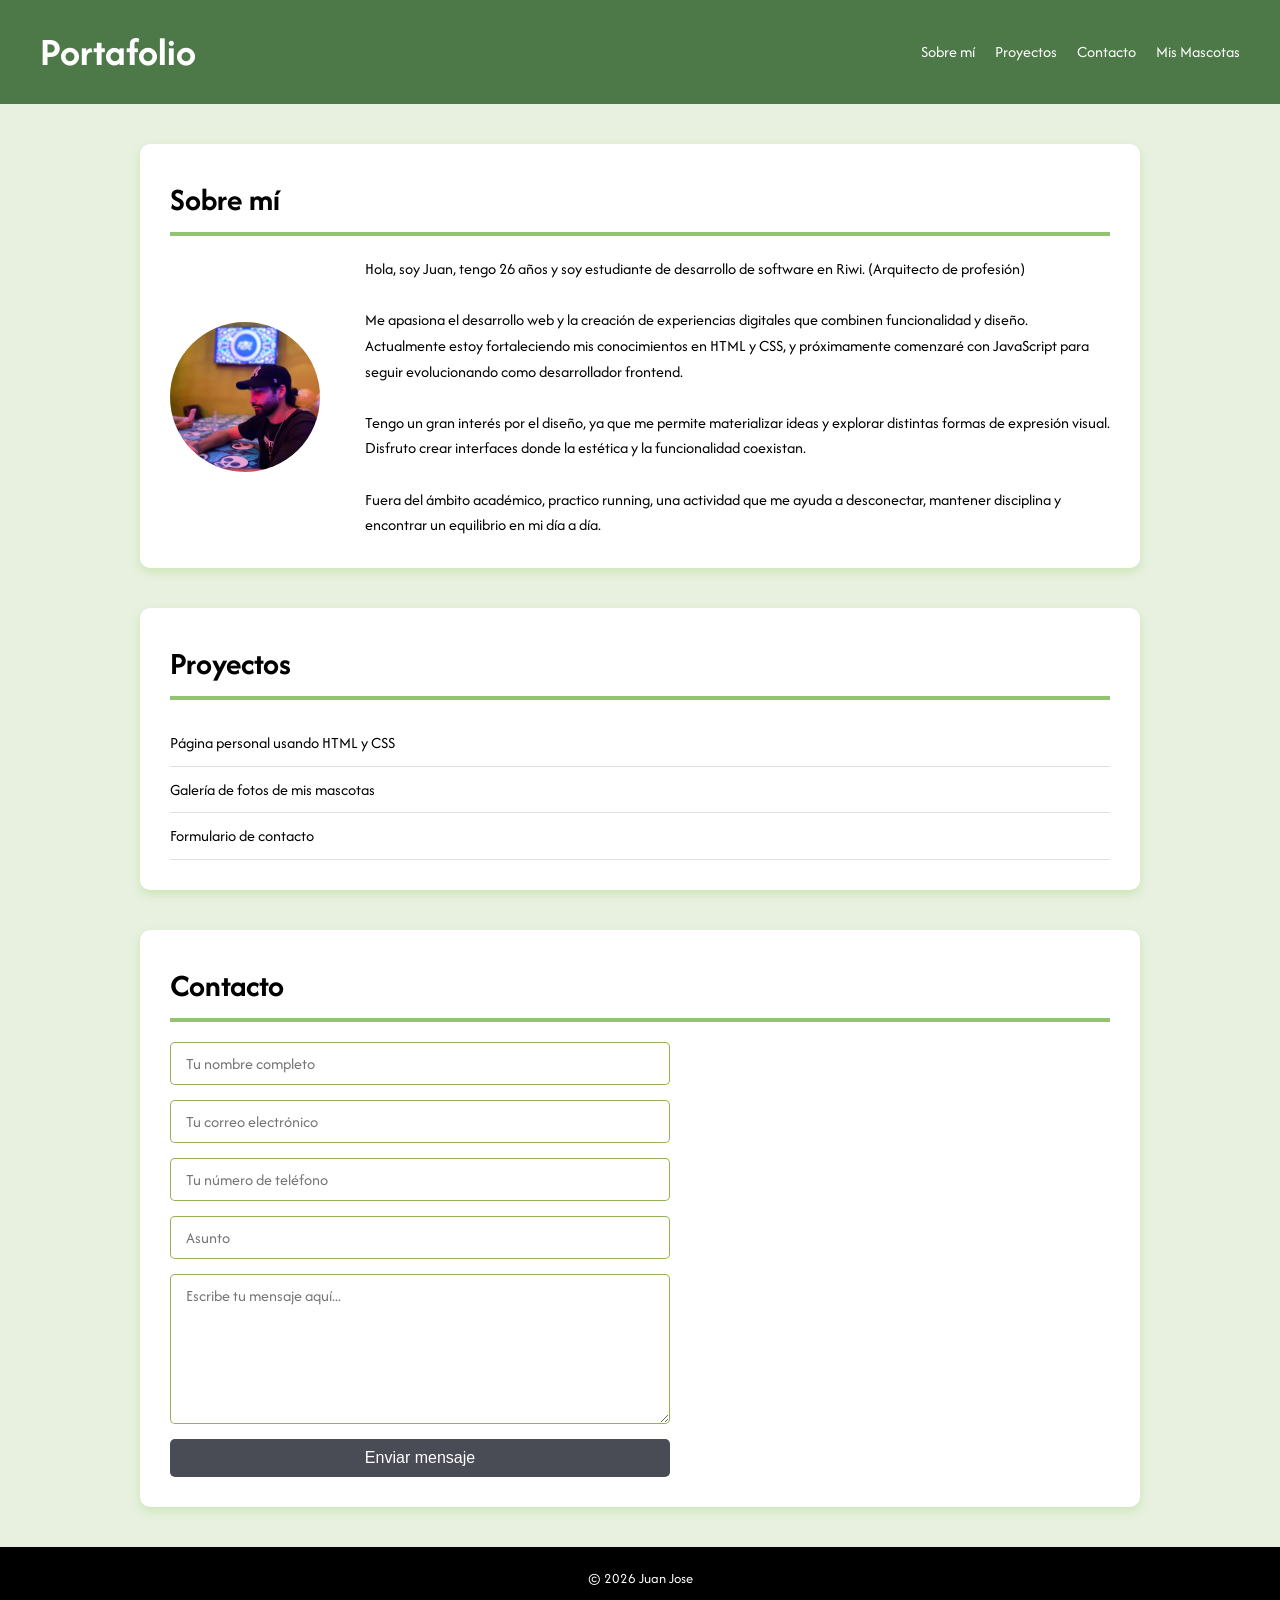
<file: index.html>
<!DOCTYPE html>
<html lang="es">
<head>
  <meta charset="UTF-8">
  <meta name="viewport" content="width=device-width, initial-scale=1.0">
  <title>Mi Portafolio | JJBLL99</title>
  <link href="https://fonts.googleapis.com/css2?family=Afacad&display=swap" rel="stylesheet">
  <link rel="stylesheet" href="styles.css">
</head>

<body>

  <!--ENCABEZADO: nombre y menú de navegación-->
  <header class="encabezado">
    <h1 class="nombre-pagina">Portafolio</h1>
    <nav class="menu">
      <a href="#sobre-mi">Sobre mí</a>
      <a href="#proyectos">Proyectos</a>
      <a href="#contacto">Contacto</a>
      <a href="mascotas.html">Mis Mascotas</a>
    </nav>
  </header>

  <!--SECCIÓN: Sobre mí-->
  <section id="sobre-mi" class="seccion">
    <h2 class="titulo-seccion">Sobre mí</h2>

    <div class="sobre-mi-contenido">
      <img src="imagenes/JJ.jpeg" alt="Mi foto" class="foto-perfil">

    <p>Hola, soy Juan, tengo 26 años y soy estudiante de desarrollo de software en Riwi. (Arquitecto de profesión)<br><br>
      Me apasiona el desarrollo web y la creación de experiencias digitales que combinen funcionalidad y diseño. Actualmente estoy fortaleciendo mis conocimientos en HTML y CSS, y próximamente comenzaré con JavaScript para seguir evolucionando como desarrollador frontend.<br><br>
      Tengo un gran interés por el diseño, ya que me permite materializar ideas y explorar distintas formas de expresión visual. Disfruto crear interfaces donde la estética y la funcionalidad coexistan.<br><br>
      Fuera del ámbito académico, practico running, una actividad que me ayuda a desconectar, mantener disciplina y encontrar un equilibrio en mi día a día.</p>
    </div>
  </section>

  <!--SECCIÓN: Proyectos-->
  <section id="proyectos" class="seccion">
    <h2 class="titulo-seccion">Proyectos</h2>
    <ul class="lista-proyectos">
      <li><a href="#sobre-mi">Página personal usando HTML y CSS</a></li>
      <li><a href="mascotas.html">Galería de fotos de mis mascotas</a></li>
      <li><a href="#contacto">Formulario de contacto</a></li>
    </ul>
  </section>

  <!--SECCIÓN: Contacto-->
  <section id="contacto" class="seccion">
  <h2 class="titulo-seccion">Contacto</h2>

  <form class="formulario">
    <input type="text" placeholder="Tu nombre completo" class="campo">
    <input type="email" placeholder="Tu correo electrónico" class="campo">
    <input type="tel" placeholder="Tu número de teléfono" class="campo">
    <input type="text" placeholder="Asunto" class="campo">

    <!--Área de texto para el mensaje-->
    <textarea placeholder="Escribe tu mensaje aquí..." class="campo area-mensaje"></textarea>

    <button type="submit" class="boton">Enviar mensaje</button>

  </form>
</section>

  <!-- PIE DE PÁGINA -->
  <footer class="pie">
    <p>© 2026 Juan Jose</p>
  </footer>

</body>
</html>
</file>
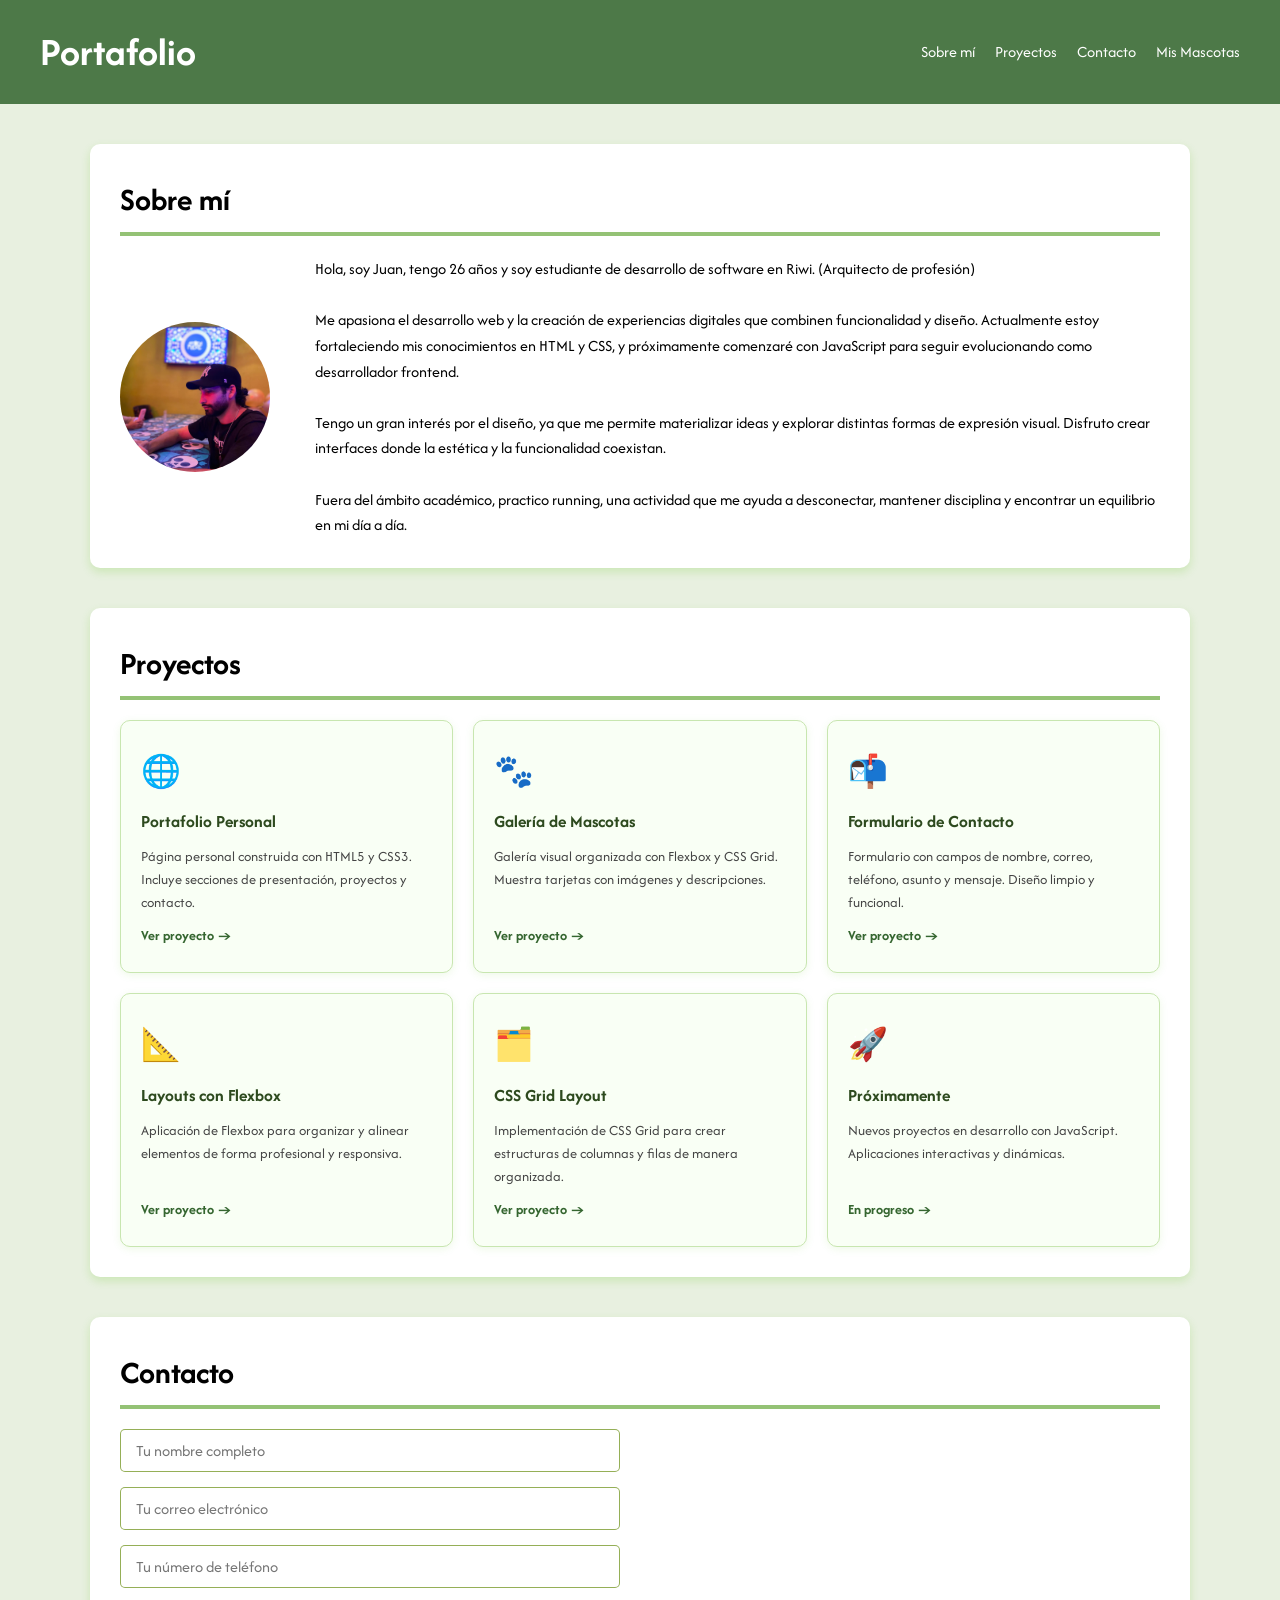
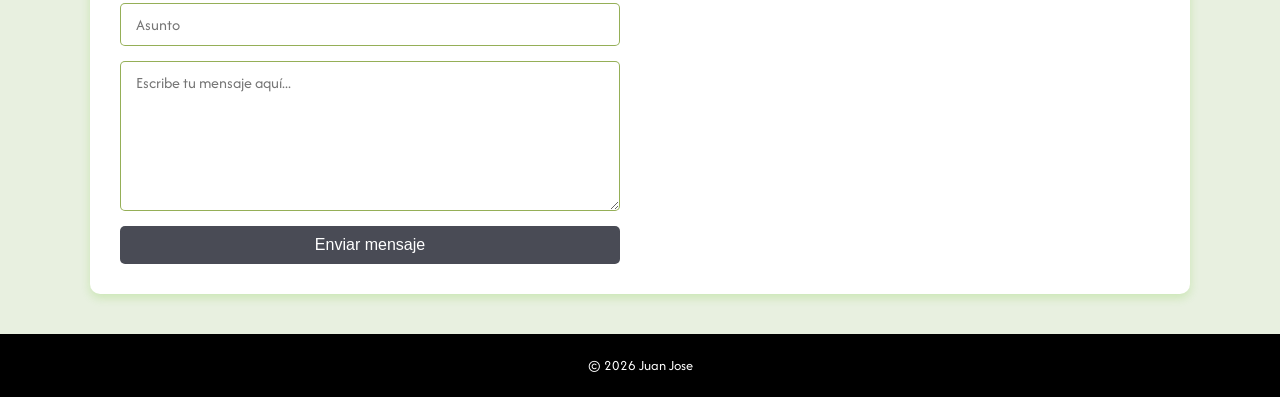
<file: index2.html>
<!DOCTYPE html>
<html lang="es">
<head>
  <meta charset="UTF-8">
  <meta name="viewport" content="width=device-width, initial-scale=1.0">
  <title>Mi Portafolio | JJBLL99</title>
  <link href="https://fonts.googleapis.com/css2?family=Afacad&display=swap" rel="stylesheet">
  <link rel="stylesheet" href="styles2.css">
</head>

<body>

  <!-- =============================================
    ENCABEZADO: nombre y menú de navegación
    Usa Flexbox para distribuir elementos
  ============================================= -->
  <header class="encabezado">
    <h1 class="nombre-pagina">Portafolio</h1>
    <nav class="menu">
      <a href="#sobre-mi">Sobre mí</a>
      <a href="#proyectos">Proyectos</a>
      <a href="#contacto">Contacto</a>
      <a href="mascotas2.html">Mis Mascotas</a>
    </nav>
  </header>

  <!-- =============================================
    SECCIÓN: Sobre mí
    Flexbox: imagen a la izquierda, texto a la derecha
  ============================================= -->
  <section id="sobre-mi" class="seccion">
    <h2 class="titulo-seccion">Sobre mí</h2>

    <div class="sobre-mi-contenido">
      <img src="imagenes/JJ.jpeg" alt="Mi foto" class="foto-perfil">

      <p>Hola, soy Juan, tengo 26 años y soy estudiante de desarrollo de software en Riwi. (Arquitecto de profesión)<br><br>
        Me apasiona el desarrollo web y la creación de experiencias digitales que combinen funcionalidad y diseño. Actualmente estoy fortaleciendo mis conocimientos en HTML y CSS, y próximamente comenzaré con JavaScript para seguir evolucionando como desarrollador frontend.<br><br>
        Tengo un gran interés por el diseño, ya que me permite materializar ideas y explorar distintas formas de expresión visual. Disfruto crear interfaces donde la estética y la funcionalidad coexistan.<br><br>
        Fuera del ámbito académico, practico running, una actividad que me ayuda a desconectar, mantener disciplina y encontrar un equilibrio en mi día a día.</p>
    </div>
  </section>

  <!-- =============================================
    SECCIÓN: Proyectos
    CSS Grid: tarjetas organizadas en columnas
  ============================================= -->
  <section id="proyectos" class="seccion">
    <h2 class="titulo-seccion">Proyectos</h2>

    <!-- Grid: organiza las tarjetas en columnas automáticamente -->
    <div class="grid-proyectos">

      <!-- TARJETA 1 -->
      <div class="tarjeta-proyecto">
        <div class="tarjeta-icono">🌐</div>
        <h3 class="tarjeta-titulo">Portafolio Personal</h3>
        <p class="tarjeta-descripcion">Página personal construida con HTML5 y CSS3. Incluye secciones de presentación, proyectos y contacto.</p>
        <a href="#sobre-mi" class="tarjeta-enlace">Ver proyecto →</a>
      </div>

      <!-- TARJETA 2 -->
      <div class="tarjeta-proyecto">
        <div class="tarjeta-icono">🐾</div>
        <h3 class="tarjeta-titulo">Galería de Mascotas</h3>
        <p class="tarjeta-descripcion">Galería visual organizada con Flexbox y CSS Grid. Muestra tarjetas con imágenes y descripciones.</p>
        <a href="mascotas2.html" class="tarjeta-enlace">Ver proyecto →</a>
      </div>

      <!-- TARJETA 3 -->
      <div class="tarjeta-proyecto">
        <div class="tarjeta-icono">📬</div>
        <h3 class="tarjeta-titulo">Formulario de Contacto</h3>
        <p class="tarjeta-descripcion">Formulario con campos de nombre, correo, teléfono, asunto y mensaje. Diseño limpio y funcional.</p>
        <a href="#contacto" class="tarjeta-enlace">Ver proyecto →</a>
      </div>

      <!-- TARJETA 4 -->
      <div class="tarjeta-proyecto">
        <div class="tarjeta-icono">📐</div>
        <h3 class="tarjeta-titulo">Layouts con Flexbox</h3>
        <p class="tarjeta-descripcion">Aplicación de Flexbox para organizar y alinear elementos de forma profesional y responsiva.</p>
        <a href="#" class="tarjeta-enlace">Ver proyecto →</a>
      </div>

      <!-- TARJETA 5 -->
      <div class="tarjeta-proyecto">
        <div class="tarjeta-icono">🗂️</div>
        <h3 class="tarjeta-titulo">CSS Grid Layout</h3>
        <p class="tarjeta-descripcion">Implementación de CSS Grid para crear estructuras de columnas y filas de manera organizada.</p>
        <a href="#" class="tarjeta-enlace">Ver proyecto →</a>
      </div>

      <!-- TARJETA 6 -->
      <div class="tarjeta-proyecto">
        <div class="tarjeta-icono">🚀</div>
        <h3 class="tarjeta-titulo">Próximamente</h3>
        <p class="tarjeta-descripcion">Nuevos proyectos en desarrollo con JavaScript. Aplicaciones interactivas y dinámicas.</p>
        <a href="#" class="tarjeta-enlace">En progreso →</a>
      </div>

    </div>
  </section>

  <!-- =============================================
    SECCIÓN: Contacto
  ============================================= -->
  <section id="contacto" class="seccion">
    <h2 class="titulo-seccion">Contacto</h2>

    <form class="formulario">
      <input type="text" placeholder="Tu nombre completo" class="campo">
      <input type="email" placeholder="Tu correo electrónico" class="campo">
      <input type="tel" placeholder="Tu número de teléfono" class="campo">
      <input type="text" placeholder="Asunto" class="campo">

      <!-- Área de texto para el mensaje -->
      <textarea placeholder="Escribe tu mensaje aquí..." class="campo area-mensaje"></textarea>

      <button type="submit" class="boton">Enviar mensaje</button>
    </form>
  </section>

  <!-- PIE DE PÁGINA -->
  <footer class="pie">
    <p>© 2026 Juan Jose</p>
  </footer>

</body>
</html>
</file>
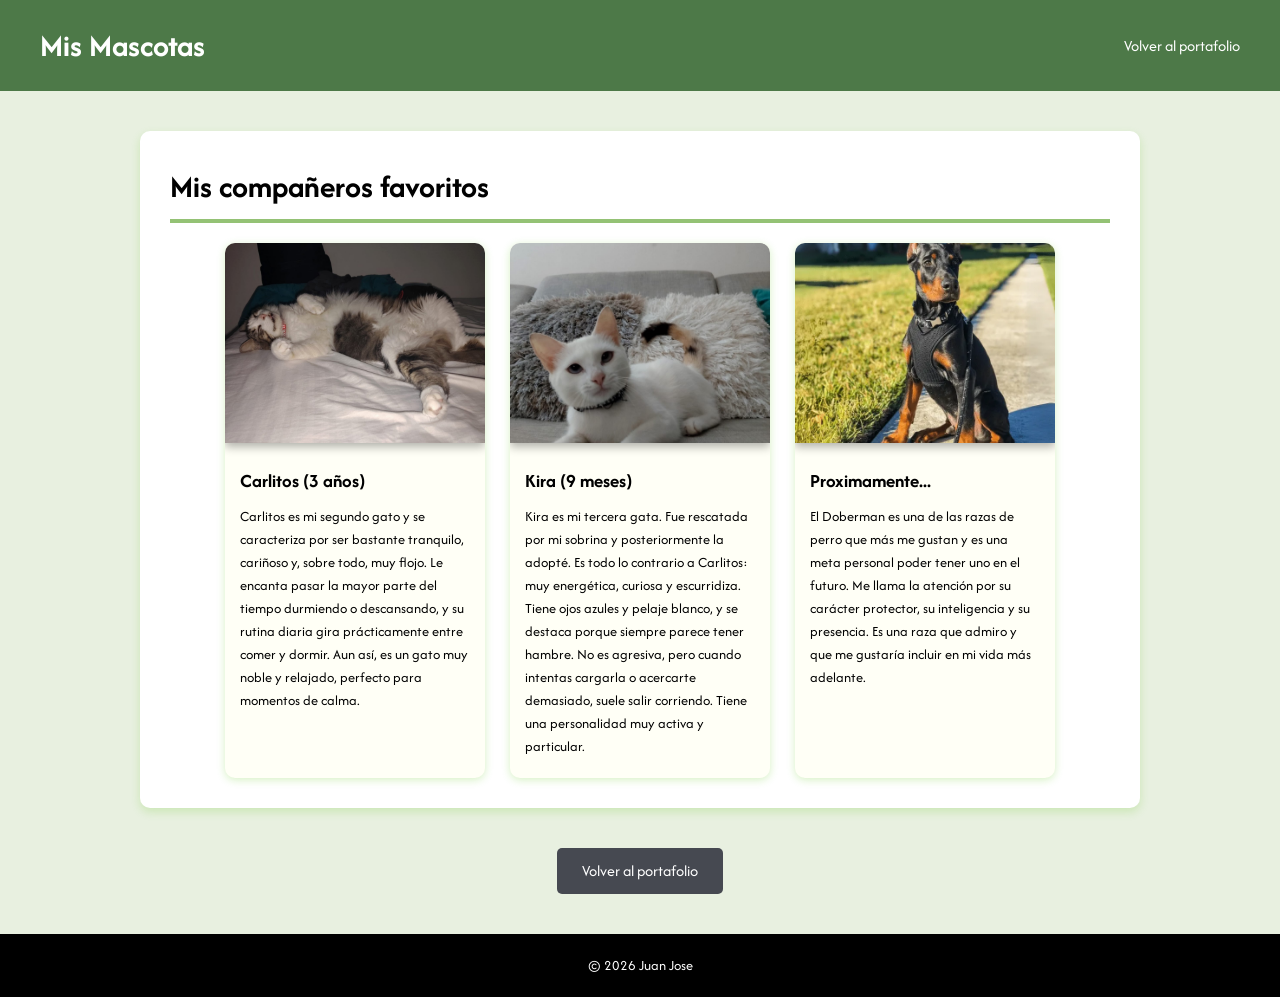
<file: mascotas.html>
<!DOCTYPE html>
<html lang="es">
<head>
  <meta charset="UTF-8">
  <meta name="viewport" content="width=device-width, initial-scale=1.0">
  <title>Mis Mascotas</title>
  <link href="https://fonts.googleapis.com/css2?family=Afacad&display=swap" rel="stylesheet">
  <link rel="stylesheet" href="styles.css">
</head>

<body>

  <!-- ENCABEZADO de la página de mascotas -->
  <header class="encabezado">
    <h1 class="mi-nombre">Mis Mascotas</h1>
    <nav class="menu">
      <a href="index.html"> Volver al portafolio</a>
    </nav>
  </header>

  <!-- GALERÍA de mascotas -->
  <section class="seccion">
    <h2 class="titulo-seccion">Mis compañeros favoritos</h2>

    <div class="galeria">

      <!--TARJETA CARLITOS-->
      <article class="tarjeta">
        <img src="imagenes/CARLITOS.jpeg" alt="Carlitos" class="imagen-mascota">
        <h3 class="nombre-mascota">Carlitos (3 años)</h3>
        <p>Carlitos es mi segundo gato y se caracteriza por ser bastante tranquilo, cariñoso y, sobre todo,
          muy flojo. Le encanta pasar la mayor parte del tiempo durmiendo o descansando, y su rutina diaria 
          gira prácticamente entre comer y dormir. Aun así, es un gato muy noble y relajado, perfecto para 
          momentos de calma.</p>
      </article>

      <!--TARJETA KIRA-->
      <article class="tarjeta">
        <img src="imagenes/KIRA.jpeg" alt="Kira" class="imagen-mascota">
        <h3 class="nombre-mascota">Kira (9 meses)</h3>
        <p>Kira es mi tercera gata. Fue rescatada por mi sobrina y posteriormente la adopté. Es todo lo 
          contrario a Carlitos: muy energética, curiosa y escurridiza. Tiene ojos azules y pelaje blanco, 
          y se destaca porque siempre parece tener hambre. No es agresiva, pero cuando intentas cargarla 
          o acercarte demasiado, suele salir corriendo. Tiene una personalidad muy activa y particular.</p>
      </article>

      <!--TARJETA DOBERMAN-->
      <article class="tarjeta">
        <img src="imagenes/DOBERMAN.webp" alt="Doberman" class="imagen-mascota">
        <h3 class="nombre-mascota">Proximamente...</h3>
        <p>El Doberman es una de las razas de perro que más me gustan y es una meta personal poder tener 
          uno en el futuro. Me llama la atención por su carácter protector, su inteligencia y su presencia. 
          Es una raza que admiro y que me gustaría incluir en mi vida más adelante.</p>
      </article>

    </div>
  </section>

  <!-- ENLACE de regreso -->
  <div class="contenedor-enlace">
    <a href="index.html" class="boton"> Volver al portafolio</a>
  </div>

  <!-- PIE DE PÁGINA -->
  <footer class="pie">
    <p>© 2026 Juan Jose</p>
  </footer>

</body>
</html>
</file>
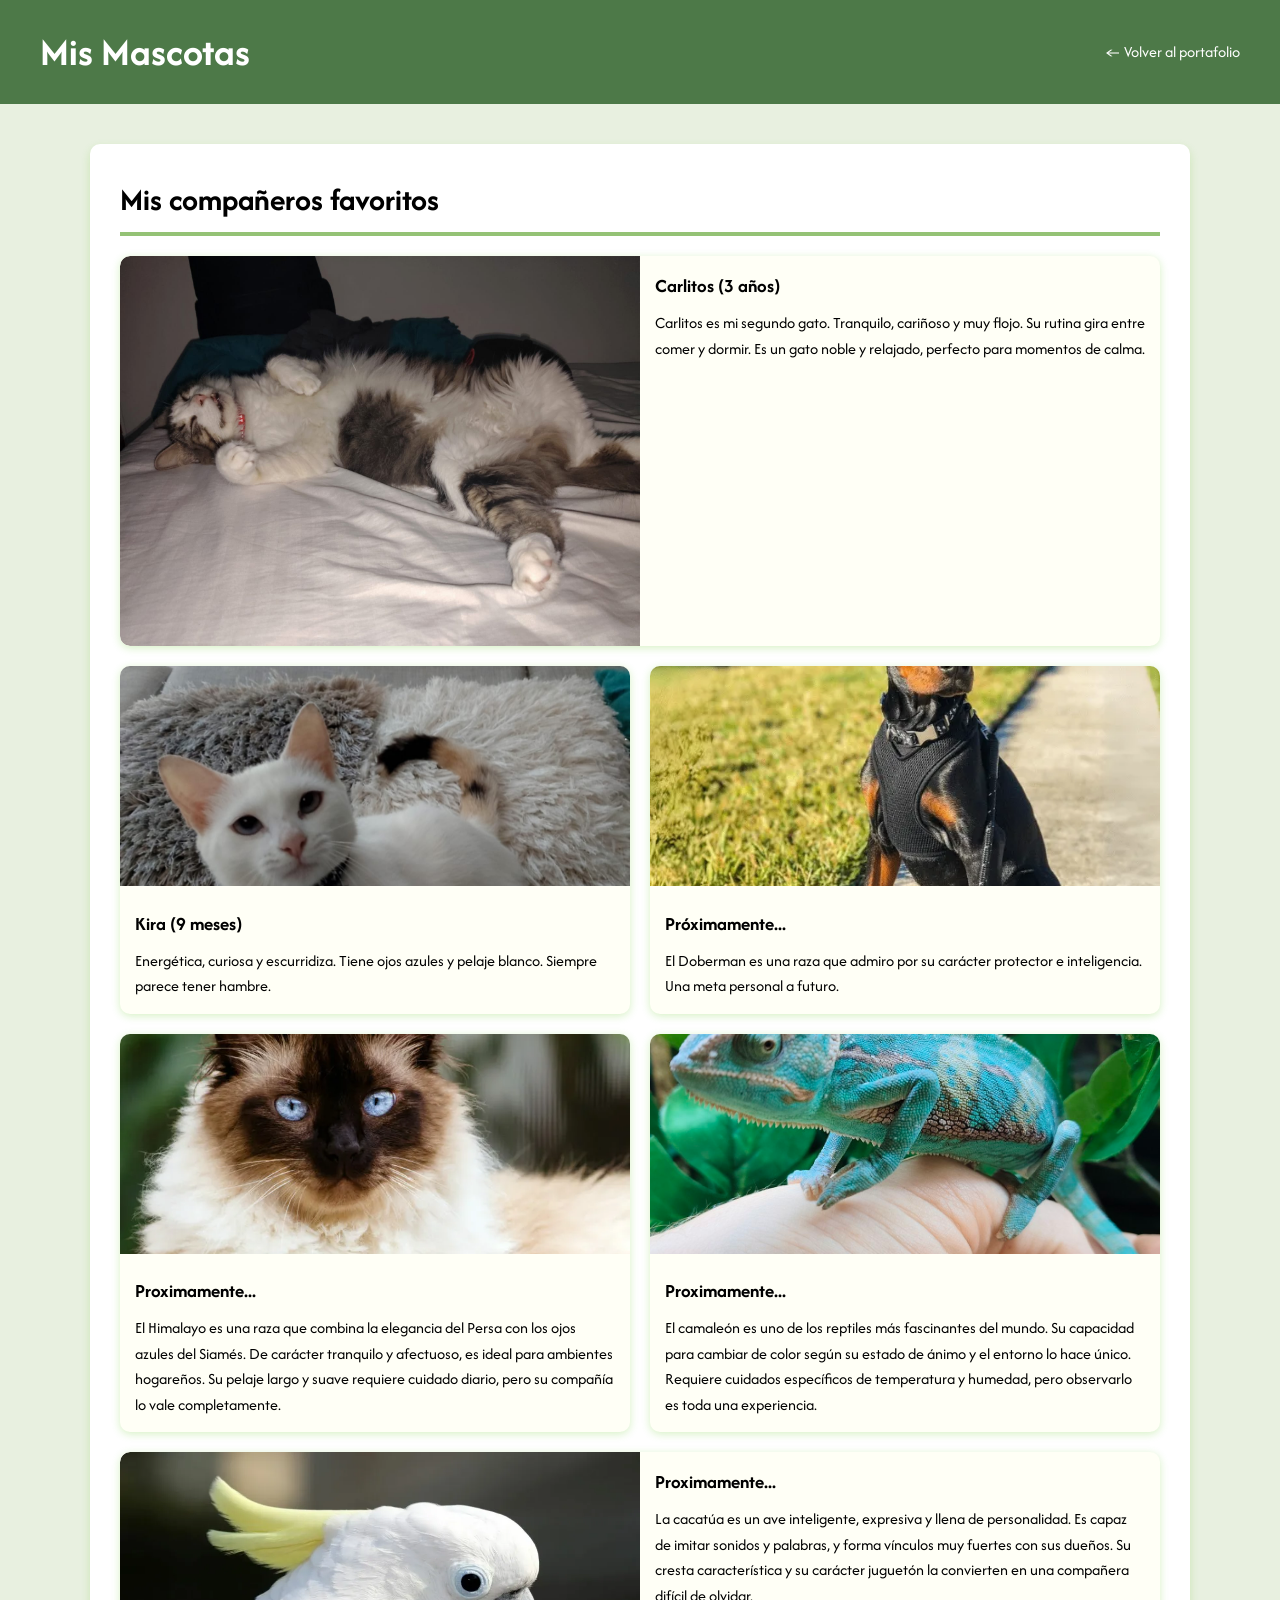
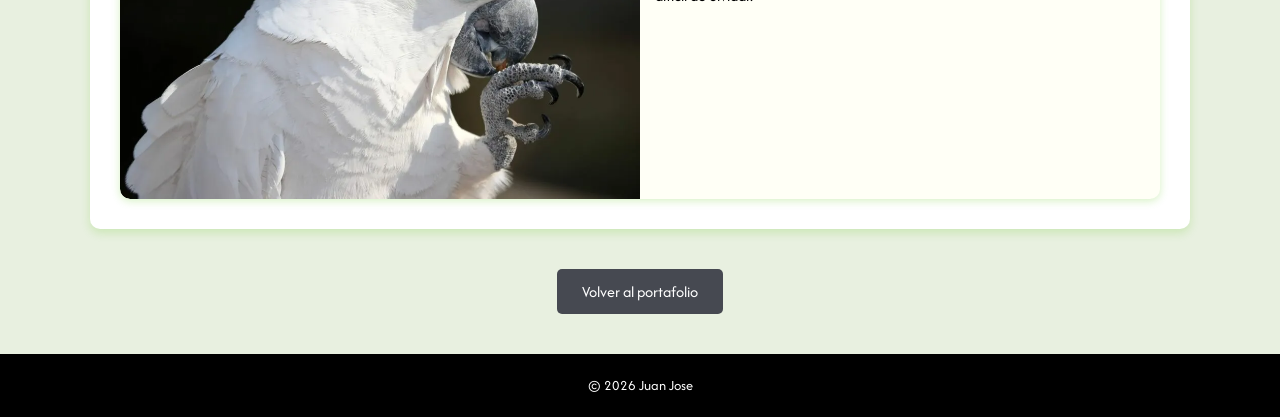
<file: mascotas2.html>
<!DOCTYPE html>
<html lang="es">
<head>
  <meta charset="UTF-8">
  <meta name="viewport" content="width=device-width, initial-scale=1.0">
  <title>Mis Mascotas</title>
  <link href="https://fonts.googleapis.com/css2?family=Afacad&display=swap" rel="stylesheet">
  <link rel="stylesheet" href="styles2.css">
</head>

<body>

  <!-- ENCABEZADO de la página de mascotas -->
  <header class="encabezado">
    <h1 class="nombre-pagina">Mis Mascotas</h1>
    <nav class="menu">
      <a href="index2.html">← Volver al portafolio</a>
    </nav>
  </header>

  <!-- =============================================
    GALERÍA: organizada con CSS Grid (mosaico)
  ============================================= -->
  <section class="seccion">
    <h2 class="titulo-seccion">Mis compañeros favoritos</h2>

    <!-- GRID MOSAICO: combina Grid y Flexbox -->
    <div class="galeria-grid">

      <!-- TARJETA 1 - Grande (ocupa 2 columnas) -->
      <article class="tarjeta-mascota tarjeta-grande">
        <img src="imagenes/CARLITOS.jpeg" alt="Carlitos" class="imagen-mascota">
        <div class="tarjeta-info">
          <h3 class="nombre-mascota">Carlitos (3 años)</h3>
          <p>Carlitos es mi segundo gato. Tranquilo, cariñoso y muy flojo. Su rutina gira entre comer y dormir. Es un gato noble y relajado, perfecto para momentos de calma.</p>
        </div>
      </article>

      <!-- TARJETA 2 -->
      <article class="tarjeta-mascota">
        <img src="imagenes/KIRA.jpeg" alt="Kira" class="imagen-mascota">
        <div class="tarjeta-info">
          <h3 class="nombre-mascota">Kira (9 meses)</h3>
          <p>Energética, curiosa y escurridiza. Tiene ojos azules y pelaje blanco. Siempre parece tener hambre.</p>
        </div>
      </article>

      <!-- TARJETA 3 -->
      <article class="tarjeta-mascota">
        <img src="imagenes/DOBERMAN.webp" alt="Doberman" class="imagen-mascota">
        <div class="tarjeta-info">
          <h3 class="nombre-mascota">Próximamente...</h3>
          <p>El Doberman es una raza que admiro por su carácter protector e inteligencia. Una meta personal a futuro.</p>
        </div>
      </article>

      <!-- TARJETA 4 -->
      <article class="tarjeta-mascota">
        <img src="imagenes/GATO-HIMALAYO.webp" alt="Gato Himalayo" class="imagen-mascota">
        <div class="tarjeta-info">
          <h3 class="nombre-mascota">Proximamente...</h3>
          <p>El Himalayo es una raza que combina la elegancia del Persa con los ojos azules del Siamés. 
De carácter tranquilo y afectuoso, es ideal para ambientes hogareños. Su pelaje largo y suave requiere 
cuidado diario, pero su compañía lo vale completamente.</p>
        </div>
      </article>

      <!-- TARJETA 5 -->
      <article class="tarjeta-mascota">
        <img src="imagenes/CAMALEON.jpg" alt="Camaleón" class="imagen-mascota">
        <div class="tarjeta-info">
          <h3 class="nombre-mascota">Proximamente...</h3>
          <p>El camaleón es uno de los reptiles más fascinantes del mundo. Su capacidad para cambiar 
          de color según su estado de ánimo y el entorno lo hace único. Requiere cuidados específicos de temperatura 
          y humedad, pero observarlo es toda una experiencia.</p>
        </div>
      </article>

      <!-- TARJETA 6 - Grande (ocupa 2 columnas) -->
      <article class="tarjeta-mascota tarjeta-grande">
        <img src="imagenes/CACATUA.webp" alt="Cacatúa" class="imagen-mascota">
        <div class="tarjeta-info">
          <h3 class="nombre-mascota">Proximamente...</h3>
          <p>La cacatúa es un ave inteligente, expresiva y llena de personalidad. Es capaz de imitar 
          sonidos y palabras, y forma vínculos muy fuertes con sus dueños. Su cresta característica y su carácter 
          juguetón la convierten en una compañera difícil de olvidar.</p>
        </div>
      </article>

    </div>
  </section>

  <!-- ENLACE de regreso -->
  <div class="contenedor-enlace">
    <a href="index2.html" class="boton">Volver al portafolio</a>
  </div>

  <!-- PIE DE PÁGINA -->
  <footer class="pie">
    <p>© 2026 Juan Jose</p>
  </footer>

</body>
</html>
</file>
<file: styles.css>
/* |||||||||||||||||||||||||||||||||||||||||||||||||||||||
   ESTILOS GENERALES
   Aplica a toda la página: fuente, colores base, márgenes
   ||||||||||||||||||||||||||||||||||||||||||||||||||||||| */

/* Reset básico: elimina márgenes y rellenos por defecto */
* {
  margin: 0;
  padding: 0;
  box-sizing: border-box;
}

body {
  font-family: 'Afacad', sans-serif;       /* Tipografía legible */
  background-color: #70a33f28;         /* Fondo crema suave */
  color: #000000;                    /* Color de texto oscuro */
  line-height: 1.6;                  /* Espaciado entre líneas */
}

/*|||||||||||||||||||||||||||||||||||||||||||
   ENCABEZADO (header)
   Contiene el nombre y el menú de navegación
   ||||||||||||||||||||||||||||||||||||||||||*/

.encabezado {
  background-color: #356630dc;         /* Fondo azul oscuro */
  color: rgb(255, 255, 255);
  padding: 20px 40px;
  display: flex;                     /* Flexbox: coloca elementos en fila */
  justify-content: space-between;   /* Nombre a la izquierda, menú a la derecha */
  align-items: center;               /* Centra verticalmente */
}

.nombre-pagina {
  font-size: 2.5rem;
  font-weight: bold;
}

/*|||||||||||||||||||||||||
   MENÚ DE NAVEGACIÓN (nav)
   ||||||||||||||||||||||||*/

.menu {
  display: flex;                     /* Coloca los enlaces en fila */
  gap: 20px;                         /* Espacio entre enlaces */
}

.menu a {
  color: #ffffff;                    /* Color amarillo dorado */
  text-decoration: none;             /* Quita el subrayado */
  font-size: 1rem;
}

/* Hover: cambia color al pasar el mouse */
.menu a:hover {
  color: rgb(255, 217, 0);
  text-decoration: underline;
}

/* |||||||||||||||||||||||||||||||||||||||||||||||||||||||
   SECCIONES (section)
   Cada bloque de contenido: sobre mí, proyectos, contacto
   ||||||||||||||||||||||||||||||||||||||||||||||||||||||| */

.sobre-mi-contenido {
  display: flex;        /* coloca la imagen y el texto en fila */
  align-items: center;  /* los centra verticalmente */
  gap: 45px;            /* espacio entre la imagen y el texto */
}

.foto-perfil {
  width: 150px;         /* ancho de la imagen */
  height: 150px;        /* alto de la imagen */
  object-fit: cover;    /* recorta sin deformar */
  border-radius: 50%;   /* la hace circular */
  flex-shrink: 0;       /* evita que la imagen se achique */
}

/* ANIMACIÓN: define el movimiento */
@keyframes flotar {
  0%   { transform: translateY(-70px); } /* posición original */
  50%  { transform: translateY(70px); } /* baja 10px */
  100% { transform: translateY(-70px); }  /* vuelve a la original */
}
/* ANIMACIÓN: aplica la animación a la foto| flotar: nombre de la animación definida en @keyframes
  3s: dura 3 segundos por ciclo completo | ease-in-out: el movimiento arranca suave, acelera y frena suave
  infinite: se repite para siempre */
.foto-perfil {
  animation: flotar 8s ease-in-out infinite;
}

.seccion {
  max-width: 1000px;                  /* Ancho máximo del contenido */
  margin: 40px auto;                 /* Centrado horizontal con margen arriba/abajo */
  padding: 30px;
  background-color: rgb(255, 255, 255);
  border-radius: 10px;                /* Bordes redondeados */
  box-shadow: 0 4px 10px #58c51033; /* Sombra suave */
}

.titulo-seccion {
  font-size: 2rem;
  color: #000000;
  margin-bottom: 20px;
  border-bottom: 4px solid #509b1e9c; /* Línea decorativa */
  padding-bottom: 7px;
}

/* |||||||||||||||||||||||
   LISTA DE PROYECTOS (ul)
   ||||||||||||||||||||||| */

.lista-proyectos {
  list-style: none;                  /* Quita los puntos de la lista */
  padding: 0;
}

.lista-proyectos li {
  padding: 10px 0;
  border-bottom: 1px solid #e0e0e0; /* Línea separadora entre proyectos */
}

.lista-proyectos a {
  color: #000000;
  text-decoration: none;
  font-size: 1rem;
}

.lista-proyectos a:hover {
  color:  rgb(255, 217, 0);        /* Color amarillo al hacer hover */
  text-decoration: underline;            
}

/*|||||||||||||||||||||||
   FORMULARIO DE CONTACTO
   |||||||||||||||||||||| */

.formulario {
  display: flex;                     /* Flexbox: organiza los campos */
  flex-direction: column;            /* En columna (uno debajo del otro) */
  gap: 15px;                         /* Espacio entre campos */
  max-width: 500px;
}

.campo {
  padding: 10px 15px;
  border: 1px solid #85a33ddc;
  border-radius: 5px;
  font-size: 1rem;
  font-family: inherit;              /* Usa la misma fuente del body */
}

.campo:focus {
  outline: none;
  border-color: #000000;            /* Borde oscuro al hacer clic */
}

.area-mensaje {
  height: 150px;        /* altura del cuadro de texto */
  resize: vertical;     /* permite que el usuario lo agrande arrastrando */
}

/* |||||||||||||||||||||||||||||||||||||||||||||||||||||||
   BOTÓN: Usado en el formulario y como enlace en mascotas
   ||||||||||||||||||||||||||||||||||||||||||||||||||||||| */

.boton {
  display: inline-block;
  background-color: #2d2f3bdc;
  color: rgb(255, 255, 255);
  padding: 10px 25px;
  border: none;
  border-radius: 5px;
  font-size: 1rem;
  cursor: pointer;
  text-decoration: none;            /* Para cuando se usa como enlace <a> */
}

.boton:hover {
  background-color: #356630dc;        /* Verde al hacer hover */
}

/* |||||||||||||||||||||||||||||||||||||||||||
   GALERÍA DE MASCOTAS (mascotas.html)
   Muestra las tarjetas en fila usando Flexbox
  |||||||||||||||||||||||||||||||||||||||||||| */

.galeria {
  display: flex;                     /* Coloca las tarjetas en fila */
  flex-wrap: wrap;                   /* Si no caben, bajan a la siguiente fila */
  gap: 25px;                         /* Espacio entre tarjetas */
  justify-content: center;          /* Centra las tarjetas */
}

/* ||||||||||||||||||||||||||||
   TARJETA DE MASCOTA (article)
   |||||||||||||||||||||||||||| */

.tarjeta {
  background-color: rgb(255, 255, 246);
  border-radius: 10px;
  box-shadow: 0 2px 8px #58c5103f;
  width: 260px;                      /* Ancho fijo de cada tarjeta */
  overflow: hidden;                  /* La imagen no se sale de la tarjeta */
  padding-bottom: 20px;
}

.imagen-mascota {
  width: 100%;                       /* La imagen ocupa todo el ancho de la tarjeta */
  height: 200px;
  object-fit: cover;                 /* Recorta la imagen sin deformarla */
  border-radius: 8px 8px 0 0;        /* Bordes redondeados solo arriba */
  box-shadow: 0 4px 10px #0000004f; /* Sombra en la imagen */
}

/* Hover: sombra más grande al pasar el mouse por la imagen */
.imagen-mascota:hover {
  box-shadow: 0 8px 20px #3e970a46;
}

.nombre-mascota {
  font-size: 1.2rem;
  color: #000000;
  margin: 15px 15px 8px;
}

.tarjeta p {
  font-size: 0.9rem;
  color: #000000;
  padding: 0 15px;
}

/*|||||||||||||||||||||||||||||||||
   CONTENEDOR DEL ENLACE DE REGRESO
   |||||||||||||||||||||||||||||||| */

.contenedor-enlace {
  text-align: center;
  margin: 20px 0 40px;
}

/* ||||||||||||||||||||||
   PIE DE PÁGINA (footer)
   |||||||||||||||||||||| */

.pie {
  background-color: #000000;
  color: #ffffff;
  text-align: center;
  padding: 20px;
  font-size: 0.9rem;
}
</file>
<file: styles2.css>
/* |||||||||||||||||||||||||||||||||||||||||||||||||||||||
   ESTILOS GENERALES
   Aplica a toda la página: fuente, colores base, márgenes
   ||||||||||||||||||||||||||||||||||||||||||||||||||||||| */

/* Reset básico: elimina márgenes y rellenos por defecto */
* {
  margin: 0;
  padding: 0;
  box-sizing: border-box;
}

body {
  font-family: 'Afacad', sans-serif;
  background-color: #70a33f28;
  color: #000000;
  line-height: 1.6;
}

/* |||||||||||||||||||||||||||||||||||||||||||||||||||||||
   ENCABEZADO (header)
   FLEXBOX: distribuye nombre y menú en la misma fila
   justify-content: space-between → uno a cada extremo
   align-items: center → centra verticalmente
   ||||||||||||||||||||||||||||||||||||||||||||||||||||||| */

.encabezado {
  background-color: #356630dc;
  color: rgb(255, 255, 255);
  padding: 20px 40px;

  display: flex;                   /* Activa Flexbox */
  justify-content: space-between;  /* Distribuye los elementos horizontalmente:
                                     Nombre izquierda, menú derecha */
  align-items: center;             /* Centra verticalmente */
}

.nombre-pagina {
  font-size: 2.5rem;
  font-weight: bold;
}

/* |||||||||||||||||||||||||
   MENÚ DE NAVEGACIÓN (nav)
   FLEXBOX: enlaces en fila con espacio entre ellos
   ||||||||||||||||||||||||| */

.menu {
  display: flex;   /* Coloca los enlaces en fila */
  gap: 20px;       /* Espacio uniforme entre enlaces */
}

.menu a {
  color: #ffffff;
  text-decoration: none;
  font-size: 1rem;
}

.menu a:hover {
  color: rgb(255, 217, 0);
  text-decoration: underline;
}

/* |||||||||||||||||||||||||||||||||||||||||||||||||||||||
   SECCIONES (section)
   Cada bloque de contenido: sobre mí, proyectos, contacto
   ||||||||||||||||||||||||||||||||||||||||||||||||||||||| */

.seccion {
  max-width: 1100px;
  margin: 40px auto;
  padding: 30px;
  background-color: rgb(255, 255, 255);
  border-radius: 10px;
  box-shadow: 0 4px 10px #58c51033;
}

.titulo-seccion {
  font-size: 2rem;
  color: #000000;
  margin-bottom: 20px;
  border-bottom: 4px solid #509b1e9c;
  padding-bottom: 7px;
}

/* |||||||||||||||||||||||||||||||||||||||||||||||||||||||
   SECCIÓN SOBRE MÍ
   FLEXBOX: imagen a la izquierda, texto a la derecha
   ||||||||||||||||||||||||||||||||||||||||||||||||||||||| */

.sobre-mi-contenido {
  display: flex;        /* Coloca imagen y texto en fila */
  align-items: center;  /* Centra verticalmente */
  gap: 45px;            /* Espacio entre imagen y texto */
}

.foto-perfil {
  width: 150px;
  height: 150px;
  object-fit: cover;
  border-radius: 50%;   /* Imagen circular */
  flex-shrink: 0;       /* Evita que la imagen se achique */
}

/* ANIMACIÓN: la foto flota suavemente */
@keyframes flotar {
  0%   { transform: translateY(-65px); }
  50%  { transform: translateY(65px); }
  100% { transform: translateY(-65px); }
}

/* animation: flotar → nombre | 8s → duración | ease-in-out → suave | infinite → sin fin */
.foto-perfil {
  animation: flotar 8s ease-in-out infinite;
}

/* |||||||||||||||||||||||||||||||||||||||||||||||||||||||
   SECCIÓN PROYECTOS
   CSS GRID: organiza las tarjetas en columnas automáticas
   grid-template-columns: repeat(3, 1fr) → 3 columnas iguales
   gap → espacio entre tarjetas
   ||||||||||||||||||||||||||||||||||||||||||||||||||||||| */

.grid-proyectos {
  display: grid;                          /* Activa CSS Grid */
  grid-template-columns: repeat(3, 1fr);  /* 3 columnas de igual tamaño */
  gap: 20px;                              /* Espacio entre tarjetas */
}

/* TARJETA de proyecto */
.tarjeta-proyecto {
  background-color: #f9fff5;
  border: 1px solid #c8e6b0;
  border-radius: 10px;
  padding: 25px 20px;
  box-shadow: 0 2px 8px #58c5101a;

  /* FLEXBOX dentro de la tarjeta: apila elementos en columna */
  display: flex;
  flex-direction: column;  /* Icono, título, descripción, enlace en columna */
  gap: 10px;
}

.tarjeta-proyecto:hover {
  box-shadow: 0 6px 20px #58c51033;
  transform: translateY(-3px);  /* Sube ligeramente al hacer hover */
}

.tarjeta-icono {
  font-size: 2rem;
}

.tarjeta-titulo {
  font-size: 1.1rem;
  color: #2d4a1e;
  font-weight: bold;
}

.tarjeta-descripcion {
  font-size: 0.9rem;
  color: #444;
  flex-grow: 1; /* Hace que la descripción ocupe el espacio disponible */
}

.tarjeta-enlace {
  color: #356630;
  text-decoration: none;
  font-size: 0.9rem;
  font-weight: bold;
}

.tarjeta-enlace:hover {
  color: #f0c040;
}

/* |||||||||||||||||||||||||
   FORMULARIO DE CONTACTO
   FLEXBOX: campos en columna
   ||||||||||||||||||||||||| */

.formulario {
  display: flex;          /* Activa Flexbox */
  flex-direction: column; /* Campos uno debajo del otro */
  gap: 15px;
  max-width: 500px;
}

.campo {
  padding: 10px 15px;
  border: 1px solid #85a33ddc;
  border-radius: 5px;
  font-size: 1rem;
  font-family: inherit;
}

.campo:focus {
  outline: none;
  border-color: #000000;
}

.area-mensaje {
  height: 150px;
  resize: vertical; /* El usuario puede agrandar el área arrastrando */
}

/* |||||||||||||||||||||||||||||||||||||||||||||||||||||||
   BOTÓN
   ||||||||||||||||||||||||||||||||||||||||||||||||||||||| */

.boton {
  display: inline-block;
  background-color: #2d2f3bdc;
  color: rgb(255, 255, 255);
  padding: 10px 25px;
  border: none;
  border-radius: 5px;
  font-size: 1rem;
  cursor: pointer;
  text-decoration: none;
}

.boton:hover {
  background-color: #356630dc;
}

/* |||||||||||||||||||||||||||||||||||||||||||||||||||||||
   GALERÍA DE MASCOTAS (mascotas.html)
   CSS GRID: mosaico con tarjetas de distintos tamaños
   grid-template-columns: repeat(2, 1fr) → 2 columnas iguales
   ||||||||||||||||||||||||||||||||||||||||||||||||||||||| */

.galeria-grid {
  display: grid;                          /* Activa CSS Grid */
  grid-template-columns: repeat(2, 1fr);  /* 2 columnas iguales */
  gap: 20px;                              /* Espacio entre tarjetas */
}

/* TARJETA de mascota */
.tarjeta-mascota {
  background-color: rgb(255, 255, 246);
  border-radius: 10px;
  box-shadow: 0 2px 8px #58c5103f;
  overflow: hidden; /* La imagen no se sale de la tarjeta */
}

/* tarjeta-grande: ocupa 2 columnas en el grid (efecto mosaico) */
.tarjeta-grande {
  grid-column: span 2;  /* Esta tarjeta ocupa el ancho de 2 columnas */
  display: flex;        /* FLEXBOX: imagen a la izquierda, texto a la derecha */
  flex-direction: row;
}

/* En tarjeta grande, la imagen ocupa la mitad */
.tarjeta-grande .imagen-mascota {
  width: 50%;
  height: 100%;
  border-radius: 10px 0 0 10px; /* Bordes redondeados solo a la izquierda */
}

.imagen-mascota {
  width: 100%;
  height: 220px;
  object-fit: cover; /* Recorta la imagen sin deformarla */
}

/* Hover: sombra verde al pasar el mouse */
.imagen-mascota:hover {
  box-shadow: 0 8px 20px #3e970a46;
}

/* Contenedor del texto dentro de la tarjeta */
.tarjeta-info {
  padding: 15px;
}

.nombre-mascota {
  font-size: 1.2rem;
  color: #000000;
  margin-bottom: 8px;
}

/* ||||||||||||||||||||||||||||||||||
   CONTENEDOR DEL ENLACE DE REGRESO
   |||||||||||||||||||||||||||||||||| */

.contenedor-enlace {
  text-align: center;
  margin: 20px 0 40px;
}

/* ||||||||||||||||||||
   PIE DE PÁGINA
   |||||||||||||||||||| */

.pie {
  background-color: #000000;
  color: #ffffff;
  text-align: center;
  padding: 20px;
  font-size: 0.9rem;
}
</file>
